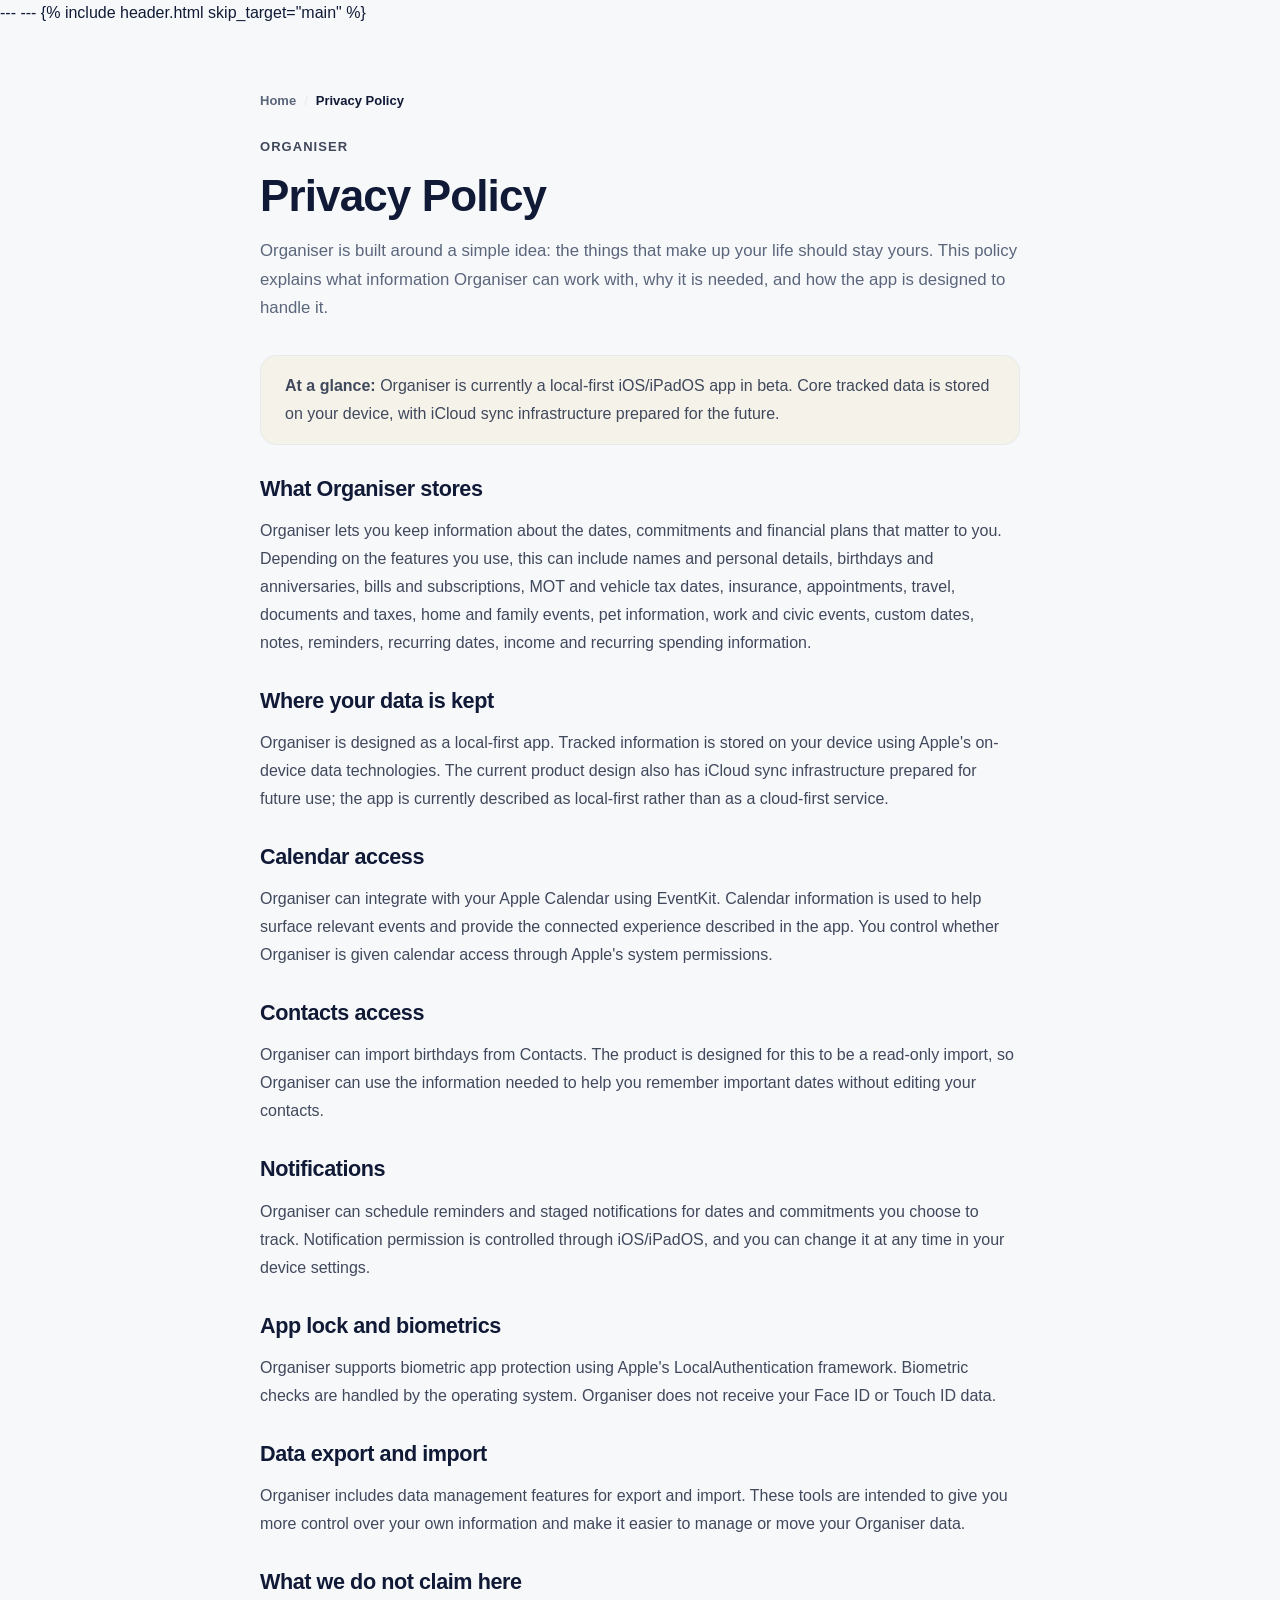
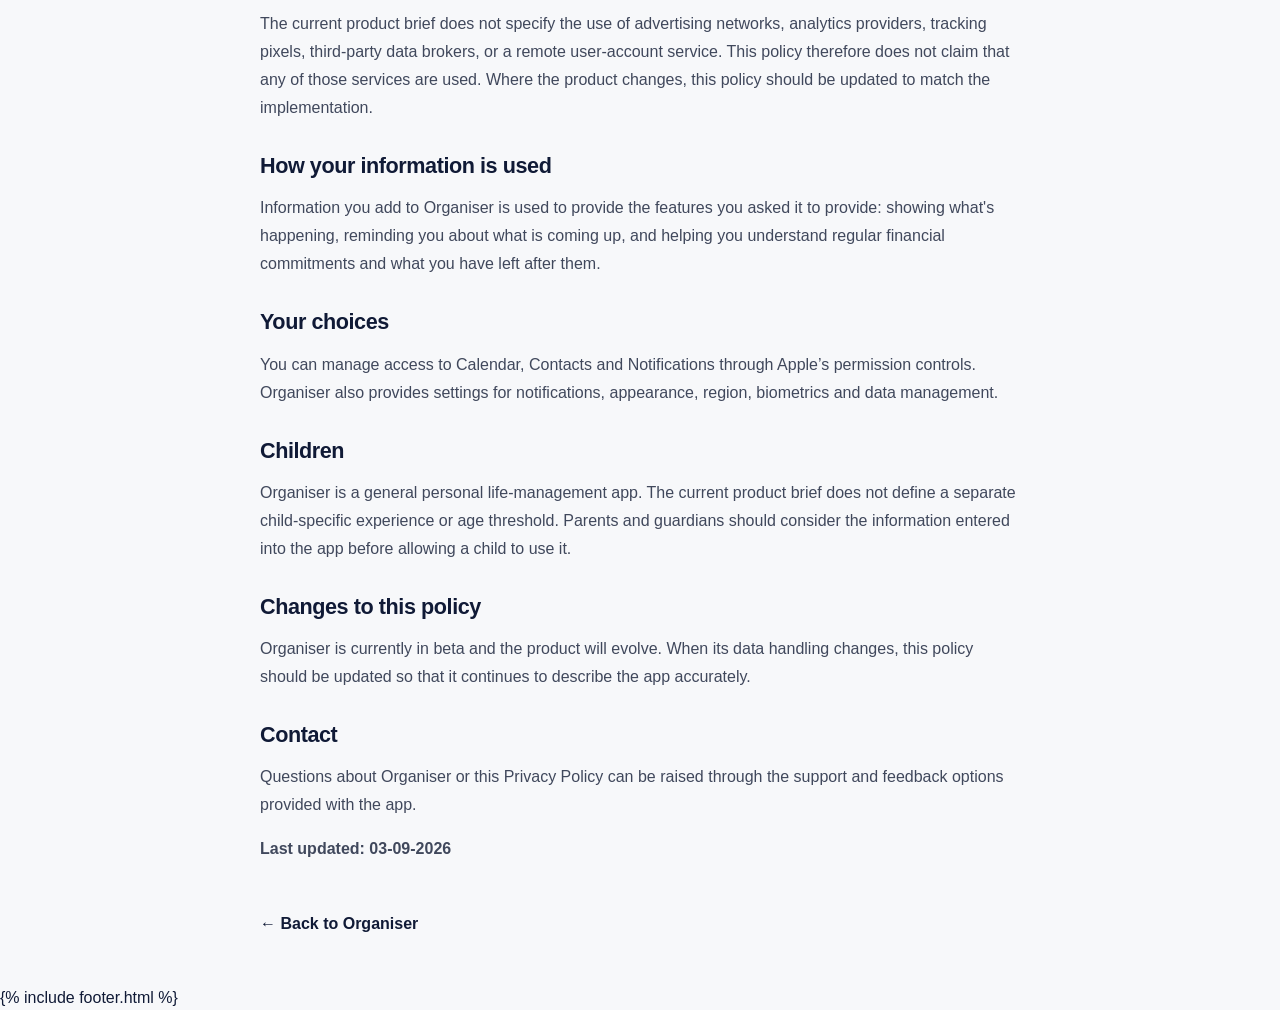
<file: privacy/index.html>
<!doctype html>
<html lang="en">
<head>
  <meta charset="utf-8">
  <meta name="viewport" content="width=device-width, initial-scale=1">
  <meta http-equiv="refresh" content="0; url=../privacy-policy.html">
  <link rel="canonical" href="https://organiserapp.co.uk/privacy-policy.html">
  <meta name="robots" content="noindex">
  <title>Privacy Policy — Organiser</title>
  <script>window.location.replace('../privacy-policy.html');</script>
</head>
<body>
  <p>Taking you to the <a href="../privacy-policy.html">Organiser Privacy Policy</a>…</p>
</body>
</html>
</file>
